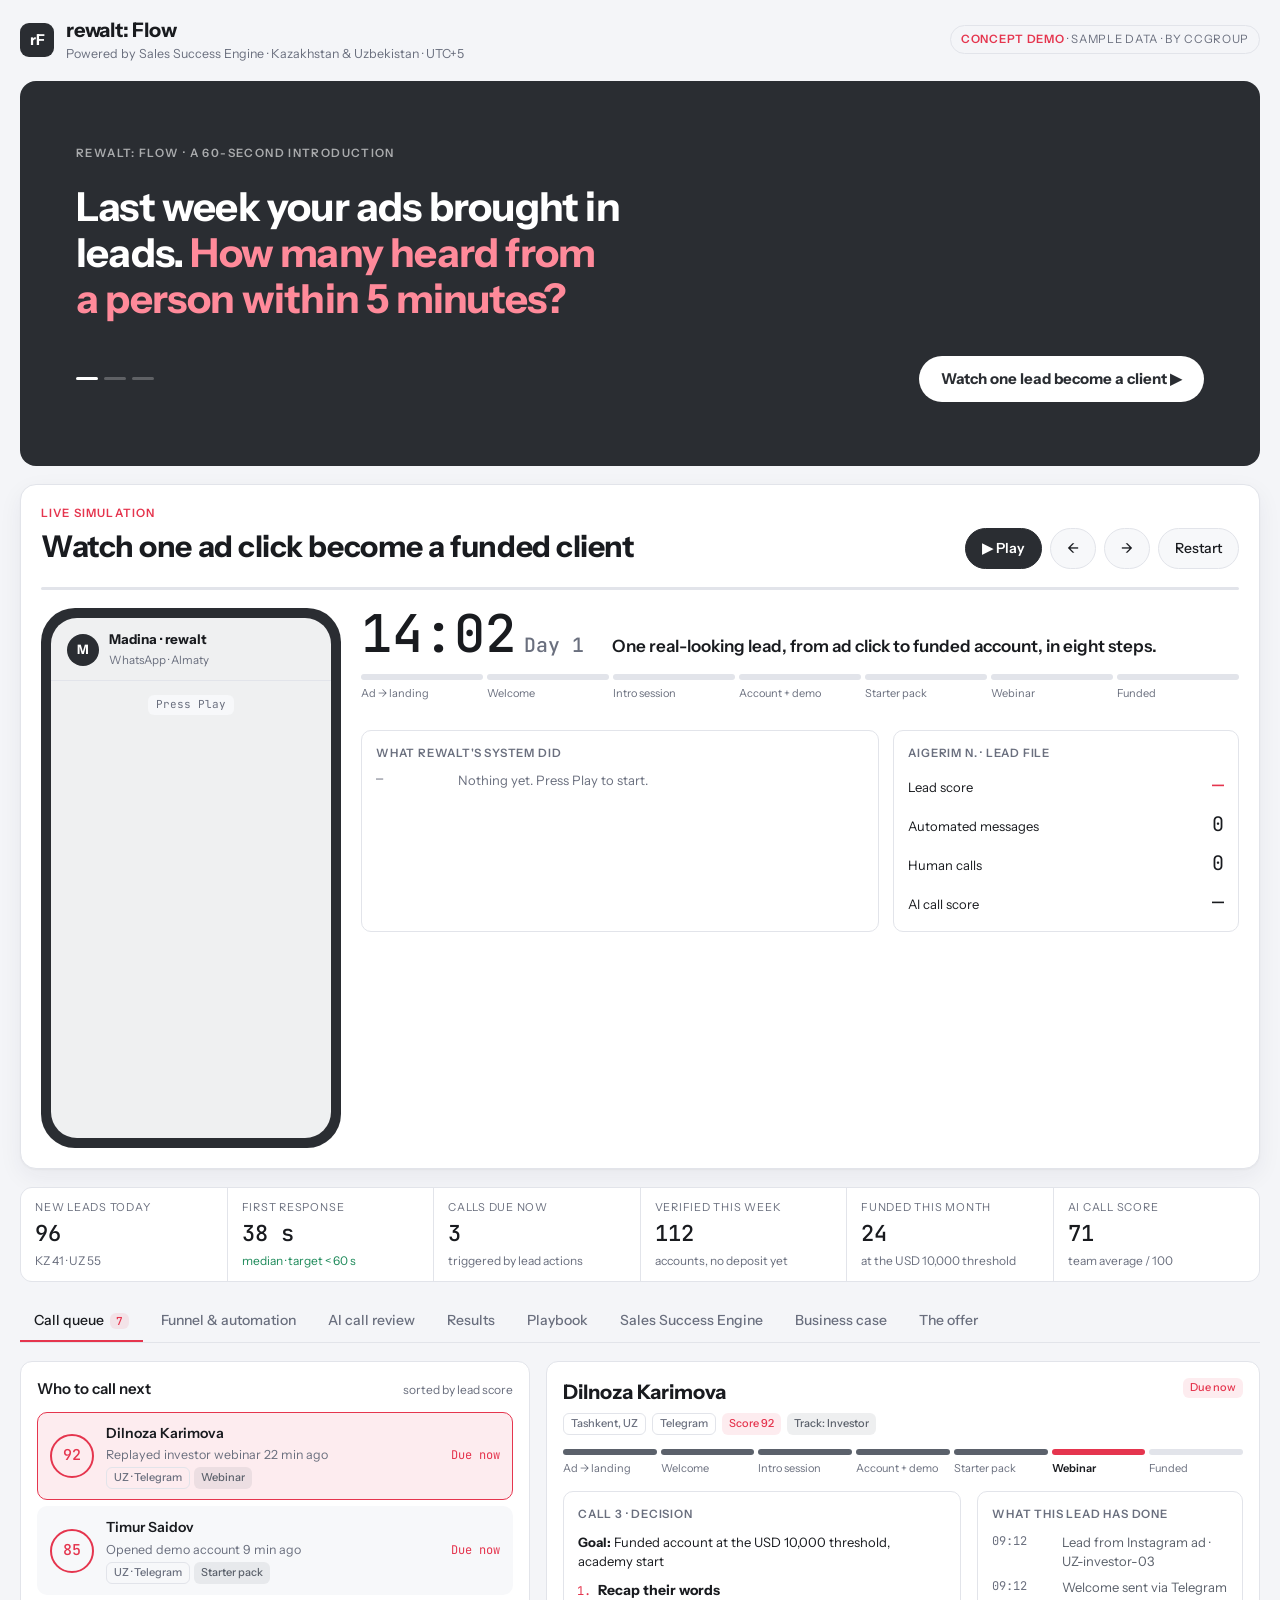
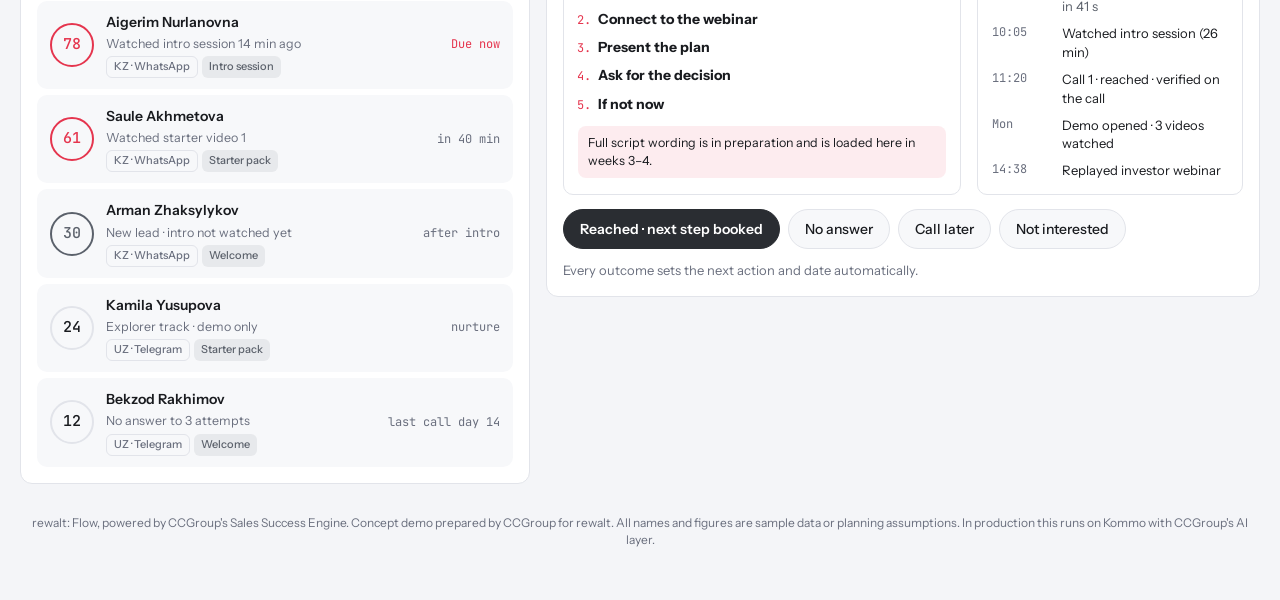
<file: index.html>
<!doctype html>
<html lang="en">
<head>
<meta charset="utf-8">
<meta name="viewport" content="width=device-width, initial-scale=1, viewport-fit=cover">
<meta name="robots" content="noindex, nofollow">
<style>html,body{margin:0}[hidden]{display:none!important}img{max-width:100%}</style>
<title>rewalt: Flow</title>
<meta name="claude:viewport-fit-sides" content="cover">
<link rel="preconnect" href="https://fonts.googleapis.com">
<link rel="stylesheet" href="https://fonts.googleapis.com/css2?family=Instrument+Sans:wght@400;500;600;700&family=JetBrains+Mono:wght@400;500&display=swap">
<style>
/* Layout: operator console in a light version of rewalt's palette (graphite, grey and coral on off-white). Hero = live simulation; tabs below. Single light theme so it looks the same on every presenting screen. */
:root {
  --bg: #F4F5F8; --panel: #FFFFFF; --panel-2: #F7F8FA; --line: #E2E4EA;
  --fg: #191B1F; --muted: #6A6F7E; --gold: #E5354E; --gold-ink: #FFFFFF;
  --blue: #5B616B; --good: #1E8A5A; --warn: #B7770B; --bad: #D23A4F;
  --gold-soft: rgba(229,53,78,.09); --blue-soft: rgba(91,97,107,.10);
  --navy: #2A2D32;
  --phone: #EFF0F1; --bubble: #FFFFFF; --bubble-me: #E6E7E9;
  --f-ui: "Instrument Sans", "Inter", Arial, Helvetica, sans-serif;
  --f-num: "JetBrains Mono", ui-monospace, Menlo, monospace;
  color-scheme: light;
}

* { box-sizing: border-box }
body { background: var(--bg); color: var(--fg); font-family: var(--f-ui); font-size: 14px; line-height: 1.45;
  padding-left: max(16px, env(safe-area-inset-left, 0px)); padding-right: max(16px, env(safe-area-inset-right, 0px)); padding-block: 16px 40px }
.wrap { max-width: 1240px; margin: 0 auto; display: grid; gap: 18px }
.num { font-family: var(--f-num); font-variant-numeric: tabular-nums }
.muted { color: var(--muted) }
h1, h2, h3 { margin: 0; text-wrap: balance }
button, input { font: inherit; color: inherit }
button { cursor: pointer }
button:focus-visible, input:focus-visible, [tabindex]:focus-visible { outline: 2px solid var(--gold); outline-offset: 2px }

.top { display: flex; flex-wrap: wrap; gap: 12px 24px; align-items: center; justify-content: space-between }
.brand { display: flex; align-items: center; gap: 12px }
.mark { width: 34px; height: 34px; border-radius: 9px; background: var(--navy); color: #FFFFFF; display: grid; place-items: center; font-weight: 700; font-size: 15px }
.brand h1 { font-size: 20px; font-weight: 700; letter-spacing: -.01em }
.brand p { margin: 0; font-size: 12.5px; color: var(--muted) }
.demo-tag { font-size: 11.5px; letter-spacing: .06em; text-transform: uppercase; border: 1px solid var(--line); padding: 5px 10px; border-radius: 999px; color: var(--muted) }
.demo-tag b { color: var(--gold); font-weight: 600 }

/* ---------- SIMULATION ---------- */
.sim { background: var(--panel); border: 1px solid var(--line); box-shadow: 0 1px 2px rgba(25,27,31,.04), 0 8px 24px rgba(26,27,76,.06); border-radius: 16px; padding: 20px; display: grid; gap: 18px }
.sim-head { display: flex; flex-wrap: wrap; gap: 12px 20px; justify-content: space-between; align-items: flex-end }
.sim-head .eyebrow { font-size: 11.5px; letter-spacing: .1em; text-transform: uppercase; color: var(--gold); font-weight: 600 }
.sim-head h2 { font-size: clamp(22px, 3vw, 30px); font-weight: 700; letter-spacing: -.015em; margin-top: 4px }
.controls { display: flex; gap: 8px; flex-wrap: wrap }
.btn { border: 1px solid var(--line); background: var(--panel-2); border-radius: 999px; padding: 9px 16px; font-weight: 500 }
.btn:hover { border-color: var(--muted) }
.btn.primary { background: var(--navy); border-color: var(--navy); color: #FFFFFF; font-weight: 600 }
.btn[disabled] { opacity: .4; cursor: default }
.sim-body { display: grid; grid-template-columns: 300px minmax(0,1fr); gap: 20px; align-items: start }
@media (max-width: 860px) { .sim-body { grid-template-columns: 1fr } .phone { margin: 0 auto } }

.phone { width: 100%; max-width: 300px; border-radius: 34px; padding: 10px; background: var(--navy); }
.screen { background: var(--phone); border-radius: 26px; height: 520px; display: grid; grid-template-rows: auto 1fr; overflow: hidden }
.ph-bar { padding: 12px 16px 10px; display: flex; align-items: center; gap: 10px; border-bottom: 1px solid var(--line) }
.ph-av { width: 32px; height: 32px; border-radius: 50%; background: var(--navy); color: #FFFFFF; display: grid; place-items: center; font-weight: 700; font-size: 13px }
.ph-bar b { display: block; font-size: 13.5px }
.ph-bar small { color: var(--muted); font-size: 11.5px }
.ph-feed { overflow-y: auto; padding: 14px 12px; display: flex; flex-direction: column; gap: 10px; scroll-behavior: smooth }
.ph-day { align-self: center; font-size: 11px; color: var(--muted); font-family: var(--f-num); padding: 2px 8px; border-radius: 6px; background: var(--panel-2) }
.bub { max-width: 88%; background: var(--bubble); border-radius: 14px 14px 14px 4px; padding: 9px 11px; font-size: 13px; line-height: 1.4; animation: pop .35s ease-out both }
.bub.me { align-self: flex-end; background: var(--bubble-me); border-radius: 14px 14px 4px 14px }
.bub .meta { display: flex; justify-content: space-between; gap: 8px; font-size: 10.5px; color: var(--muted); margin-top: 4px; font-family: var(--f-num) }
.bub .src { font-size: 10.5px; text-transform: uppercase; letter-spacing: .08em; color: var(--blue); font-weight: 600; margin-bottom: 3px }
.bub.card { border: 1px solid var(--line) }
.bub.call { align-self: center; text-align: center; background: var(--gold-soft); border-radius: 12px; max-width: 100% }
.bub .vid { height: 64px; border-radius: 8px; margin: 4px 0 6px; background: linear-gradient(135deg, var(--blue-soft), var(--gold-soft)); display: grid; place-items: center; font-size: 20px; color: var(--fg) }
.field { display: flex; justify-content: space-between; border-bottom: 1px solid var(--line); padding: 4px 0; font-size: 12px }
@keyframes pop { from { opacity: 0; transform: translateY(8px) scale(.98) } to { opacity: 1; transform: none } }

.con { display: grid; gap: 14px; min-width: 0 }
.clockrow { display: flex; flex-wrap: wrap; gap: 14px 28px; align-items: baseline }
.clock { font-family: var(--f-num); font-size: clamp(34px, 5vw, 52px); line-height: 1; font-weight: 500 }
.clock small { font-size: .38em; color: var(--muted); margin-left: 8px }
.caption { font-size: 17px; font-weight: 600; max-width: 52ch }
.journey { display: grid; grid-template-columns: repeat(7, minmax(0,1fr)); gap: 4px }
.step { display: grid; gap: 6px; font-size: 11px; color: var(--muted); min-width: 0 }
.step .bar { height: 6px; border-radius: 3px; background: var(--line); transition: background .4s }
.step.done .bar { background: var(--blue) }
.step.now .bar { background: var(--gold) }
.step.now { color: var(--fg); font-weight: 600 }
.step span { overflow: hidden; text-overflow: ellipsis; white-space: nowrap }
@media (max-width: 560px) { .step span { display: none } .step.now span { display: block; white-space: normal } }
.alert { display: flex; gap: 12px; align-items: center; border: 1px solid var(--gold); background: var(--gold-soft); border-radius: 10px; padding: 10px 14px; font-weight: 600; animation: pulse 1.6s ease-in-out 2 }
.alert .dot { width: 10px; height: 10px; border-radius: 50%; background: var(--gold); flex: none }
.alert small { display: block; font-weight: 400; color: var(--muted); font-size: 12.5px }
@keyframes pulse { 50% { box-shadow: 0 0 0 6px var(--gold-soft) } }
.con-grid { display: grid; grid-template-columns: minmax(0, 3fr) minmax(0, 2fr); gap: 14px }
@media (max-width: 640px) { .con-grid { grid-template-columns: 1fr } }
.box { border: 1px solid var(--line); border-radius: 10px; padding: 14px; min-width: 0 }
.box h4 { margin: 0 0 10px; font-size: 11.5px; letter-spacing: .07em; text-transform: uppercase; color: var(--muted); font-weight: 600 }
.log { list-style: none; margin: 0; padding: 0; display: grid; gap: 8px; font-size: 13px; max-height: 210px; overflow-y: auto }
.log li { display: grid; grid-template-columns: 74px minmax(0,1fr); gap: 8px; animation: pop .35s ease-out both }
.log time { font-family: var(--f-num); font-size: 12px; color: var(--muted) }
.log .sys { color: var(--blue) }
.log .hum { color: var(--gold) }
.stat { display: grid; gap: 10px }
.stat div { display: flex; justify-content: space-between; align-items: baseline; gap: 8px; font-size: 13px }
.stat .v { font-family: var(--f-num); font-size: 20px }
.stat .v.gold { color: var(--gold) }
.summary { border-radius: 12px; padding: 18px; background: var(--gold-soft); border: 1px solid var(--gold); display: grid; gap: 10px }
.summary h3 { font-size: 22px }
.summary .facts { display: flex; flex-wrap: wrap; gap: 8px 24px }
.summary .facts b { font-family: var(--f-num); font-size: 26px; display: block; color: var(--gold); font-weight: 500 }
.progress { height: 3px; background: var(--line); border-radius: 2px; overflow: hidden }
.progress i { display: block; height: 100%; width: 0; background: var(--gold); transition: width .4s }

/* ---------- KPIs + tabs ---------- */
.kpis { display: grid; grid-template-columns: repeat(6, minmax(0,1fr)); gap: 1px; background: var(--line); border: 1px solid var(--line); border-radius: 12px; overflow: hidden }
.kpi { background: var(--panel); padding: 12px 14px; display: grid; gap: 2px; min-width: 0 }
.kpi .lbl { font-size: 11px; text-transform: uppercase; letter-spacing: .07em; color: var(--muted) }
.kpi .val { font-family: var(--f-num); font-size: 22px; font-weight: 500 }
.kpi .sub { font-size: 12px; color: var(--muted) }
.kpi .sub.good { color: var(--good) }
@media (max-width: 900px) { .kpis { grid-template-columns: repeat(3, minmax(0,1fr)) } }
@media (max-width: 480px) { .kpis { grid-template-columns: repeat(2, minmax(0,1fr)) } }
.tabs { display: flex; gap: 4px; border-bottom: 1px solid var(--line); overflow-x: auto }
.tab { background: none; border: 0; padding: 10px 14px; color: var(--muted); border-bottom: 2px solid transparent; white-space: nowrap; font-weight: 500 }
.tab[aria-selected="true"] { color: var(--fg); border-bottom-color: var(--gold) }
.tab .count { font-family: var(--f-num); font-size: 11px; background: var(--gold-soft); color: var(--gold); padding: 1px 6px; border-radius: 6px; margin-left: 6px }
.panel { background: var(--panel); border: 1px solid var(--line); border-radius: 12px; padding: 16px; min-width: 0 }
.panel h2 { font-size: 15px; font-weight: 600; margin-bottom: 12px; display: flex; justify-content: space-between; gap: 8px; align-items: baseline; flex-wrap: wrap }
.panel h2 small { font-weight: 400; font-size: 12px; color: var(--muted) }

.split { display: grid; grid-template-columns: minmax(0, 5fr) minmax(0, 7fr); gap: 16px; align-items: start }
@media (max-width: 960px) { .split { grid-template-columns: 1fr } }
.queue { display: grid; gap: 6px }
.lead { display: grid; grid-template-columns: 44px minmax(0,1fr) auto; gap: 12px; align-items: center; padding: 10px 12px; border-radius: 10px; border: 1px solid transparent; background: var(--panel-2); text-align: left; width: 100% }
.lead:hover { border-color: var(--line) }
.lead[aria-current="true"] { border-color: var(--gold); background: var(--gold-soft) }
.score { font-family: var(--f-num); font-size: 15px; font-weight: 500; width: 44px; height: 44px; border-radius: 50%; display: grid; place-items: center; border: 2px solid var(--line) }
.score.hot { border-color: var(--gold); color: var(--gold) }
.score.warm { border-color: var(--blue); color: var(--blue) }
.lead .name { font-weight: 600; white-space: nowrap; overflow: hidden; text-overflow: ellipsis }
.lead .why { font-size: 12.5px; color: var(--muted); white-space: nowrap; overflow: hidden; text-overflow: ellipsis }
.due { font-family: var(--f-num); font-size: 12px; text-align: right; white-space: nowrap }
.due.now { color: var(--gold) }
.chip { display: inline-flex; align-items: center; gap: 4px; font-size: 11px; padding: 2px 7px; border-radius: 6px; background: var(--blue-soft); color: var(--blue); font-weight: 500; white-space: nowrap }
.chip.gold { background: var(--gold-soft); color: var(--gold) }
.chip.plain { background: transparent; border: 1px solid var(--line); color: var(--muted) }
.ws-head { display: flex; flex-wrap: wrap; gap: 8px 16px; justify-content: space-between; align-items: flex-start; margin-bottom: 14px }
.ws-head h3 { font-size: 20px; font-weight: 700 }
.ws-head .meta { display: flex; flex-wrap: wrap; gap: 6px; margin-top: 6px }
.ws-grid { display: grid; grid-template-columns: minmax(0, 3fr) minmax(0, 2fr); gap: 16px; margin-top: 14px }
@media (max-width: 640px) { .ws-grid { grid-template-columns: 1fr } }
.script ol { margin: 0; padding-left: 20px; display: grid; gap: 8px }
.script li::marker { color: var(--gold); font-family: var(--f-num); font-size: 12px }
.script .say { display: block; color: var(--muted); font-size: 13px }
.rule { margin-top: 12px; padding: 8px 10px; border-radius: 8px; background: var(--gold-soft); font-size: 12.5px }
.feed { list-style: none; margin: 0; padding: 0; display: grid; gap: 8px; font-size: 13px }
.feed li { display: grid; grid-template-columns: 62px minmax(0,1fr); gap: 8px }
.feed time { font-family: var(--f-num); font-size: 12px; color: var(--muted) }
.feed .sys { color: var(--blue) }
.actions { display: flex; flex-wrap: wrap; gap: 8px; margin-top: 14px }
.next { margin-top: 12px; font-size: 13px }

.ov { display: grid; grid-template-columns: minmax(0, 3fr) minmax(0, 2fr); gap: 16px }
@media (max-width: 900px) { .ov { grid-template-columns: 1fr } }
.funnel { display: grid; gap: 10px }
.frow { display: grid; grid-template-columns: minmax(120px, 210px) minmax(0,1fr) 64px; gap: 12px; align-items: center; font-size: 13px }
.ftrack { height: 22px; background: var(--panel-2); border-radius: 5px; overflow: hidden }
.ffill { display: block; height: 100%; background: var(--blue); opacity: .85; border-radius: 5px }
.frow:last-child .ffill { background: var(--gold); opacity: 1 }
.frow .n { text-align: right }
.frow .drop { grid-column: 2 / 4; font-size: 11.5px; color: var(--muted); margin-top: -6px }
@media (max-width: 520px) { .frow { grid-template-columns: 1fr 56px } .ftrack { grid-column: 1 / 3; grid-row: 2 } .frow .drop { grid-column: 1 / 3 } }
.rules { list-style: none; margin: 0; padding: 0; display: grid; gap: 1px; background: var(--line); border-radius: 10px; overflow: hidden }
.rules li { background: var(--panel); padding: 10px 12px; display: grid; grid-template-columns: minmax(0,1fr) auto; gap: 4px 12px; font-size: 13px }
.rules .then { color: var(--muted); font-size: 12.5px; grid-column: 1 }
.rules .fired { font-family: var(--f-num); font-size: 12px; color: var(--good); grid-row: 1 / 3; grid-column: 2; align-self: center; text-align: right }

.review { display: grid; grid-template-columns: minmax(0, 2fr) minmax(0, 3fr); gap: 16px }
@media (max-width: 860px) { .review { grid-template-columns: 1fr } }
.big { font-family: var(--f-num); font-size: 56px; line-height: 1; color: var(--gold) }
.big small { font-size: 18px; color: var(--muted) }
.crit { display: grid; gap: 10px; margin-top: 4px }
.crit .row { display: grid; grid-template-columns: minmax(0,1fr) 46px; gap: 4px 10px; font-size: 13px }
.crit .mtr { grid-column: 1 / 3; height: 6px; background: var(--panel-2); border-radius: 3px; overflow: hidden }
.crit .mtr i { display: block; height: 100%; background: var(--blue) }
.crit .row.low .mtr i { background: var(--warn) }
.checks { list-style: none; margin: 0; padding: 0; display: grid; gap: 8px; font-size: 13px }
.checks li { display: flex; gap: 8px }
.ok { color: var(--good); font-weight: 700 } .no { color: var(--bad); font-weight: 700 }
.fixes { margin: 0; padding-left: 20px; display: grid; gap: 10px; font-size: 13.5px }
.fixes q { color: var(--muted); display: block; font-size: 13px; margin-top: 2px }
.transcript { font-size: 13px; display: grid; gap: 8px; max-height: 260px; overflow-y: auto; padding-right: 4px }
.transcript p { margin: 0 }
.transcript .who { font-family: var(--f-num); font-size: 11px; color: var(--muted); margin-right: 6px }
.transcript mark { background: var(--gold-soft); color: inherit; border-radius: 3px; padding: 0 2px }

/* business case */
.bc { display: grid; grid-template-columns: minmax(0, 1fr) minmax(0, 1fr); gap: 16px }
@media (max-width: 860px) { .bc { grid-template-columns: 1fr } }
.in { display: grid; gap: 18px }
.in label { display: grid; gap: 6px; font-size: 13px }
.in .lr { display: flex; justify-content: space-between; gap: 8px }
.in output { font-family: var(--f-num); color: var(--gold) }
input[type=range] { width: 100%; accent-color: var(--gold) }
.out { display: grid; gap: 14px; align-content: start }
.out .hero-n { font-family: var(--f-num); font-size: clamp(40px, 6vw, 64px); line-height: 1; color: var(--gold) }
.out .row2 { display: grid; grid-template-columns: repeat(2, minmax(0,1fr)); gap: 12px }
.out .cell { border: 1px solid var(--line); border-radius: 10px; padding: 12px }
.out .cell b { display: block; font-family: var(--f-num); font-size: 22px; font-weight: 500 }
.out .cell span { font-size: 12px; color: var(--muted) }
.fine { font-size: 12px; color: var(--muted) }

/* offer */
.offer { display: grid; grid-template-columns: minmax(0, 3fr) minmax(0, 2fr); gap: 16px }
@media (max-width: 900px) { .offer { grid-template-columns: 1fr } }
.weeks { display: grid; grid-template-columns: repeat(8, minmax(0,1fr)); gap: 6px }
@media (max-width: 640px) { .weeks { grid-template-columns: repeat(4, minmax(0,1fr)) } }
.wk { border: 1px solid var(--line); border-radius: 8px; padding: 10px 8px; display: grid; gap: 4px; min-width: 0 }
.wk b { font-family: var(--f-num); font-size: 11px; color: var(--muted); font-weight: 400 }
.wk span { font-size: 12.5px; font-weight: 600; line-height: 1.25 }
.wk.live { border-color: var(--gold); background: var(--gold-soft) }
.price { font-family: var(--f-num); font-size: 44px; line-height: 1 }
.price small { font-size: 15px; color: var(--muted) }
.bon { list-style: none; margin: 0; padding: 0; display: grid; gap: 8px; font-size: 13px }
.bon li { display: flex; justify-content: space-between; gap: 12px; border-bottom: 1px solid var(--line); padding-bottom: 8px }
.bon .num { color: var(--gold); white-space: nowrap }
.gets { margin: 0; padding-left: 18px; display: grid; gap: 6px; font-size: 13.5px }

/* intro */
.intro { background: var(--navy); color: #fff; border-radius: 16px; padding: clamp(28px, 6vw, 64px) clamp(20px, 5vw, 56px); display: grid; gap: 22px; min-height: 300px; align-content: center }
.intro .ix { font-size: 11.5px; letter-spacing: .12em; text-transform: uppercase; color: rgba(255,255,255,.6); font-weight: 600 }
.frames { position: relative; min-height: 150px }
.frame { position: absolute; inset: 0; opacity: 0; transform: translateY(8px); transition: opacity .6s ease, transform .6s ease; pointer-events: none }
.frame.on { opacity: 1; transform: none; pointer-events: auto }
.frame h2 { font-size: clamp(24px, 3.6vw, 40px); line-height: 1.15; letter-spacing: -.02em; font-weight: 700; max-width: 26ch; margin: 0 }
.frame h2 em { font-style: normal; color: #FF8A9A }
.frame p { margin: 12px 0 0; color: rgba(255,255,255,.75); font-size: 15px; max-width: 56ch }
.intro-foot { display: flex; flex-wrap: wrap; gap: 12px 20px; align-items: center; justify-content: space-between }
.dots { display: flex; gap: 6px }
.dots i { width: 22px; height: 3px; border-radius: 2px; background: rgba(255,255,255,.25) }
.dots i.on { background: #fff }
.intro .go { background: #fff; color: var(--navy); border: 0; border-radius: 999px; padding: 12px 22px; font-weight: 700; font-size: 15px }
.intro .skip { background: none; border: 0; color: rgba(255,255,255,.65); text-decoration: underline; font-size: 13px }
@media (prefers-reduced-motion: reduce) { .frames { min-height: 0; display: grid; gap: 18px } .frame { position: static; opacity: 1; transform: none } }
/* value question */
.valueq { background: var(--panel); border: 1px solid var(--line); border-radius: 12px; padding: 22px; display: grid; grid-template-columns: minmax(0, 3fr) minmax(0, 2fr); gap: 22px; align-items: center; margin-bottom: 16px }
@media (max-width: 860px) { .valueq { grid-template-columns: 1fr } }
.valueq h2 { font-size: clamp(20px, 2.8vw, 28px); letter-spacing: -.015em; margin: 0 0 6px }
.valueq .vv { font-family: var(--f-num); font-size: clamp(30px, 4vw, 44px); color: var(--navy); margin: 10px 0 6px }
.need { border-radius: 12px; background: var(--gold-soft); border: 1px solid var(--gold); padding: 18px; display: grid; gap: 4px }
.need b { font-family: var(--f-num); font-size: clamp(44px, 6vw, 64px); line-height: 1; color: var(--gold) }

/* results */
.res { display: grid; grid-template-columns: minmax(0, 1fr) minmax(0, 1fr); gap: 16px }
@media (max-width: 900px) { .res { grid-template-columns: 1fr } }
.res .wide { grid-column: 1 / -1 }
.tbl-wrap { overflow-x: auto }
.tbl { width: 100%; border-collapse: collapse; font-size: 13px }
.tbl th { text-align: left; font-weight: 500; font-size: 11.5px; letter-spacing: .05em; text-transform: uppercase; color: var(--muted); padding: 0 10px 8px 0; border-bottom: 1px solid var(--line); white-space: nowrap }
.tbl td { padding: 9px 10px 9px 0; border-bottom: 1px solid var(--line); vertical-align: middle }
.tbl tr:last-child td { border-bottom: 0 }
.tbl .r { text-align: right; font-family: var(--f-num); font-variant-numeric: tabular-nums; white-space: nowrap }
.tbl th.r { font-family: var(--f-ui) }
.pill { display: inline-block; font-size: 11px; font-weight: 600; padding: 2px 8px; border-radius: 999px; white-space: nowrap }
.pill.on { color: var(--good); background: color-mix(in srgb, var(--good) 14%, transparent) }
.pill.watch { color: var(--warn); background: color-mix(in srgb, var(--warn) 16%, transparent) }
.pill.off { color: var(--bad); background: color-mix(in srgb, var(--bad) 14%, transparent) }
.chart svg { width: 100%; height: auto; display: block }
.chart text { font-family: var(--f-num); font-size: 11px; fill: var(--muted) }
.chart .lab { fill: var(--fg); font-size: 12px }
.gates { display: grid; grid-template-columns: repeat(8, minmax(0,1fr)); gap: 6px }
@media (max-width: 640px) { .gates { grid-template-columns: repeat(2, minmax(0,1fr)) } }
.gate { border: 1px solid var(--line); border-radius: 8px; padding: 10px 8px; display: grid; gap: 4px; font-size: 12px; min-width: 0 }
.gate b { font-family: var(--f-num); font-size: 11px; font-weight: 400; color: var(--muted); display: flex; justify-content: space-between }
.gate.done { border-color: color-mix(in srgb, var(--good) 50%, var(--line)) }
.gate.done b i { color: var(--good); font-style: normal }
.gate.now { border-color: var(--gold); background: var(--gold-soft) }

/* engine */
.eng-hero { display: grid; grid-template-columns: minmax(0, 3fr) minmax(0, 2fr); gap: 20px; align-items: center }
@media (max-width: 860px) { .eng-hero { grid-template-columns: 1fr } }
.eng-hero h3 { font-size: clamp(20px, 2.6vw, 26px); letter-spacing: -.01em }
.eng-line { display: grid; gap: 6px; font-size: 14px }
.eng-line div { display: grid; grid-template-columns: 110px minmax(0,1fr); gap: 10px; padding: 8px 0; border-bottom: 1px solid var(--line) }
.eng-line div:last-child { border-bottom: 0; color: var(--fg); font-weight: 600 }
.eng-line b { font-weight: 500; color: var(--muted) }
.eng-line div:last-child b { color: var(--gold) }
.brains { display: grid; grid-template-columns: repeat(2, minmax(0,1fr)); gap: 16px }
@media (max-width: 700px) { .brains { grid-template-columns: 1fr } }
.brain h4 { margin: 0 0 4px; font-size: 16px; text-transform: none; letter-spacing: 0; color: var(--fg) }
.brain p { margin: 0 0 10px; font-size: 13px; color: var(--muted) }
.brain ul { margin: 0; padding-left: 18px; display: grid; gap: 5px; font-size: 13.5px }
.eng-three { display: grid; grid-template-columns: repeat(3, minmax(0,1fr)); gap: 16px }
@media (max-width: 900px) { .eng-three { grid-template-columns: 1fr } }
.chatq { align-self: flex-end; max-width: 92%; background: var(--bubble-me); border-radius: 12px 12px 4px 12px; padding: 9px 11px; font-size: 13px }
.chata { max-width: 96%; background: var(--panel-2); border: 1px solid var(--line); border-radius: 12px 12px 12px 4px; padding: 9px 11px; font-size: 13px; display: grid; gap: 6px }
.chata .srcs { display: flex; gap: 6px; flex-wrap: wrap }
.chatbox { display: flex; flex-direction: column; gap: 8px }
.rp { display: grid; gap: 8px; font-size: 13px }
.rp .who { display: flex; gap: 10px; align-items: center }
.rp .who .ph-av { width: 36px; height: 36px }
.mgr { list-style: none; margin: 0; padding: 0; display: grid; gap: 8px; font-size: 13px }
.mgr li { display: grid; grid-template-columns: minmax(0,1fr) auto; gap: 8px; align-items: center }
.bonus-strip { display: flex; flex-wrap: wrap; gap: 10px 20px; align-items: center; justify-content: space-between; border: 1px solid var(--gold); background: var(--gold-soft); border-radius: 12px; padding: 14px 16px }

/* playbook */
.pb { display: grid; grid-template-columns: minmax(0, 2fr) minmax(0, 3fr); gap: 16px; align-items: start }
@media (max-width: 900px) { .pb { grid-template-columns: 1fr } }
.pb-list { display: grid; gap: 16px }
.pb-group h4 { margin: 0 0 8px; font-size: 11.5px; letter-spacing: .07em; text-transform: uppercase; color: var(--muted); font-weight: 600; display: flex; justify-content: space-between }
.pb-items { display: grid; gap: 4px }
.pb-item { display: grid; grid-template-columns: 26px minmax(0,1fr) auto; gap: 8px; align-items: center; text-align: left; width: 100%; padding: 8px 10px; border-radius: 8px; border: 1px solid transparent; background: var(--panel-2); font-size: 13px }
.pb-item .n { font-family: var(--f-num); font-size: 11.5px; color: var(--muted) }
.pb-item .t { white-space: nowrap; overflow: hidden; text-overflow: ellipsis }
.pb-item .tag { font-size: 11px; color: var(--muted); white-space: nowrap }
.pb-item.open .tag { color: var(--gold) }
.pb-item.locked { opacity: .62; cursor: default; background: transparent; border-color: var(--line) }
.pb-item[aria-current="true"] { border-color: var(--gold); background: var(--gold-soft) }
.pb-doc { display: grid; gap: 12px; font-size: 14px }
.pb-doc .kind { font-size: 11.5px; letter-spacing: .08em; text-transform: uppercase; color: var(--gold); font-weight: 600 }
.pb-doc h3 { font-size: 20px }
.pb-doc .when { font-size: 12.5px; color: var(--muted) }
.pb-doc ol { margin: 0; padding-left: 22px; display: grid; gap: 10px }
.pb-doc ol li::marker { color: var(--gold); font-family: var(--f-num); font-size: 12px }
.pb-doc .say { display: block; color: var(--muted); margin-top: 2px }
.mail { border: 1px solid var(--line); border-radius: 10px; overflow: hidden }
.mail .hd { padding: 10px 14px; border-bottom: 1px solid var(--line); background: var(--panel-2); font-size: 13px; display: grid; gap: 2px }
.mail .bd { padding: 14px; display: grid; gap: 10px; font-size: 14px; line-height: 1.55 }
.mail .bd p { margin: 0 }
.mail .ft { padding: 10px 14px; border-top: 1px solid var(--line); font-size: 11px; color: var(--muted) }
.var { font-family: var(--f-num); font-size: .86em; color: var(--blue) }
.lockbox { border: 1px dashed var(--line); border-radius: 10px; padding: 14px; font-size: 13px; color: var(--muted) }
.lockbox b { color: var(--fg) }

.toast { position: fixed; left: 50%; bottom: calc(20px + env(safe-area-inset-bottom, 0px)); transform: translateX(-50%); background: var(--fg); color: var(--bg); padding: 10px 16px; border-radius: 10px; font-size: 13px; font-weight: 500; opacity: 0; transition: opacity .2s; pointer-events: none }
.toast.on { opacity: 1 }
.foot { font-size: 12px; color: var(--muted); text-align: center }
@media (prefers-reduced-motion: reduce) { *, *::before, *::after { animation: none !important; transition: none !important } .ph-feed { scroll-behavior: auto } }
</style>
</head>
<body>


<div class="wrap">
  <header class="top">
    <div class="brand">
      <div class="mark" aria-hidden="true">rF</div>
      <div>
        <h1>rewalt: Flow</h1>
        <p>Powered by Sales Success Engine · Kazakhstan &amp; Uzbekistan · UTC+5</p>
      </div>
    </div>
    <span class="demo-tag"><b>Concept demo</b> · sample data · by CCGroup</span>
  </header>

  <!-- ===== SIMULATION ===== -->
  <section class="intro" id="intro" aria-label="Introduction">
    <div class="ix">rewalt: Flow · a 60-second introduction</div>
    <div class="frames" id="frames">
      <div class="frame on"><h2>Last week your ads brought in leads. <em>How many heard from a person within 5 minutes?</em></h2></div>
      <div class="frame"><h2>Every hour a lead waits, the interest fades.</h2><p>A lead who hears nothing is ad budget spent for nothing. A lead asked for money on the first call is a lead lost.</p></div>
      <div class="frame"><h2>rewalt: Flow. Every lead answered in 60 seconds. <em>Every call triggered by what the lead just did.</em></h2><p>Built on 15 years and 15,000+ sales meetings of experience, delivered through Kommo and an AI layer that keeps the standard high.</p></div>
    </div>
    <div class="intro-foot">
      <div class="dots" id="dots"><i class="on"></i><i></i><i></i></div>
      <div style="display:flex;gap:16px;align-items:center;flex-wrap:wrap">
        <button class="go" id="gointro">Watch one lead become a client ▶</button>
      </div>
    </div>
  </section>

  <section class="sim" aria-labelledby="sim-title">
    <div class="sim-head">
      <div>
        <div class="eyebrow">Live simulation</div>
        <h2 id="sim-title">Watch one ad click become a funded client</h2>
      </div>
      <div class="controls">
        <button class="btn primary" id="play">▶ Play</button>
        <button class="btn" id="back" aria-label="Previous step">←</button>
        <button class="btn" id="fwd" aria-label="Next step">→</button>
        <button class="btn" id="restart">Restart</button>
      </div>
    </div>
    <div class="progress" aria-hidden="true"><i id="prog"></i></div>
    <div class="sim-body">
      <div class="phone" aria-label="The lead's phone">
        <div class="screen">
          <div class="ph-bar"><div class="ph-av">M</div><div><b>Madina · rewalt</b><small>WhatsApp · Almaty</small></div></div>
          <div class="ph-feed" id="phfeed" aria-live="polite"></div>
        </div>
      </div>
      <div class="con">
        <div class="clockrow">
          <div class="clock" id="clock">14:02<small id="day">Day 1</small></div>
          <div class="caption" id="caption"></div>
        </div>
        <div class="journey" id="sjourney"></div>
        <div id="salert"></div>
        <div class="con-grid">
          <div class="box"><h4>What rewalt's system did</h4><ul class="log" id="slog"></ul></div>
          <div class="box"><h4>Aigerim N. · lead file</h4>
            <div class="stat">
              <div><span>Lead score</span><span class="v gold" id="s-score">10</span></div>
              <div><span>Automated messages</span><span class="v" id="s-msgs">0</span></div>
              <div><span>Human calls</span><span class="v" id="s-calls">0</span></div>
              <div><span>AI call score</span><span class="v" id="s-ai">—</span></div>
            </div>
          </div>
        </div>
        <div id="ssummary"></div>
      </div>
    </div>
  </section>

  <section class="kpis" aria-label="Today at a glance">
    <div class="kpi"><span class="lbl">New leads today</span><span class="val">96</span><span class="sub">KZ 41 · UZ 55</span></div>
    <div class="kpi"><span class="lbl">First response</span><span class="val">38 s</span><span class="sub good">median · target &lt; 60 s</span></div>
    <div class="kpi"><span class="lbl">Calls due now</span><span class="val" id="k-due">4</span><span class="sub">triggered by lead actions</span></div>
    <div class="kpi"><span class="lbl">Verified this week</span><span class="val">112</span><span class="sub">accounts, no deposit yet</span></div>
    <div class="kpi"><span class="lbl">Funded this month</span><span class="val" id="k-funded">24</span><span class="sub">at the USD 10,000 threshold</span></div>
    <div class="kpi"><span class="lbl">AI call score</span><span class="val">71</span><span class="sub">team average / 100</span></div>
  </section>

  <nav class="tabs" role="tablist" aria-label="Views">
    <button class="tab" role="tab" id="t-queue" aria-selected="true" aria-controls="v-queue">Call queue<span class="count">7</span></button>
    <button class="tab" role="tab" id="t-funnel" aria-selected="false" aria-controls="v-funnel">Funnel &amp; automation</button>
    <button class="tab" role="tab" id="t-ai" aria-selected="false" aria-controls="v-ai">AI call review</button>
    <button class="tab" role="tab" id="t-res" aria-selected="false" aria-controls="v-res">Results</button>
    <button class="tab" role="tab" id="t-play" aria-selected="false" aria-controls="v-play">Playbook</button>
    <button class="tab" role="tab" id="t-eng" aria-selected="false" aria-controls="v-eng">Sales Success Engine</button>
    <button class="tab" role="tab" id="t-case" aria-selected="false" aria-controls="v-case">Business case</button>
    <button class="tab" role="tab" id="t-offer" aria-selected="false" aria-controls="v-offer">The offer</button>
  </nav>

  <section id="v-queue" role="tabpanel" aria-labelledby="t-queue">
    <div class="split">
      <div class="panel"><h2>Who to call next <small>sorted by lead score</small></h2><div class="queue" id="queue"></div></div>
      <div class="panel" id="ws" aria-live="polite"></div>
    </div>
  </section>

  <section id="v-funnel" role="tabpanel" aria-labelledby="t-funnel" hidden>
    <div class="ov">
      <div class="panel">
        <h2>Lead to funded account <small>planning model · per 2,000 leads a month</small></h2>
        <div class="funnel" id="funnel"></div>
        <p class="fine" style="margin:14px 0 0">Replaced with live data from week 5. Each bar is the share of all leads that reach the stage.</p>
      </div>
      <div class="panel">
        <h2>Automation rules <small>fired today</small></h2>
        <ul class="rules">
          <li><span>Lead submits the landing form</span><span class="then">Welcome via SMS + WhatsApp (KZ) / Telegram (UZ) + email</span><span class="fired">96</span></li>
          <li><span>Intro session watched</span><span class="then">Call 1 alert to the assigned caller</span><span class="fired">38</span></li>
          <li><span>Account verified</span><span class="then">Starter pack: 7 videos + profile form</span><span class="fired">21</span></li>
          <li><span>First video or demo opened</span><span class="then">Call 2 alert</span><span class="fired">17</span></li>
          <li><span>Webinar attended or replayed</span><span class="then">Call 3 task within 24 h</span><span class="fired">6</span></li>
          <li><span>No progress for 7 days</span><span class="then">Follow-up email; last-chance call at day 14</span><span class="fired">29</span></li>
          <li><span>Lead untouched for 15 min</span><span class="then">Alert to team lead</span><span class="fired">0</span></li>
        </ul>
      </div>
    </div>
  </section>

  <section id="v-ai" role="tabpanel" aria-labelledby="t-ai" hidden>
    <div class="review">
      <div class="panel">
        <h2>Call 1 · Welcome <small>Caller: Madina · 9 min 42 s</small></h2>
        <div class="big num">74<small> / 100</small></div>
        <p class="fine" style="margin:6px 0 14px">Lead: Aigerim N. · Almaty · scored automatically 3 minutes after the call ended</p>
        <div class="crit">
          <div class="row"><span>Permission opening</span><span class="num">9/10</span><span class="mtr"><i style="width:90%"></i></span></div>
          <div class="row low"><span>Discovery: real motive found</span><span class="num">5/10</span><span class="mtr"><i style="width:50%"></i></span></div>
          <div class="row"><span>Trust answer with facts</span><span class="num">8/10</span><span class="mtr"><i style="width:80%"></i></span></div>
          <div class="row"><span>Guided registration on the call</span><span class="num">8/10</span><span class="mtr"><i style="width:80%"></i></span></div>
          <div class="row low"><span>Next step with day and time</span><span class="num">6/10</span><span class="mtr"><i style="width:60%"></i></span></div>
        </div>
      </div>
      <div class="panel" style="display:grid;gap:16px">
        <div class="box"><h4>Compliance checks</h4>
          <ul class="checks">
            <li><span class="ok">✓</span><span>Recording notice given at the start</span></li>
            <li><span class="ok">✓</span><span>Risk line said before the demo was opened</span></li>
            <li><span class="ok">✓</span><span>No promise or figure of profit</span></li>
            <li><span class="no">!</span><span>Licence number not stated when the lead asked "is this safe?"</span></li>
          </ul>
        </div>
        <div class="box"><h4>3 fixes for the next call</h4>
          <ol class="fixes">
            <li>Ask the motive question before explaining the demo.<q>"What made you click on our ad — what are you hoping this could change for you?"</q></li>
            <li>Answer "is it safe" with the licence and segregated funds, not with reassurance.<q>"We are licensed by the Seychelles FSA, licence SD044, and client money is kept separately."</q></li>
            <li>Close on a day and time, not "I'll call you later".<q>"I'll call you Thursday at 19:00 to see how the demo feels. Does that work?"</q></li>
          </ol>
        </div>
        <div class="box"><h4>Transcript excerpt <span class="muted" style="text-transform:none;letter-spacing:0;font-weight:400">· translated from Russian</span></h4>
          <div class="transcript">
            <p><span class="who">CALLER</span>Hello Aigerim, this is Madina from rewalt. You watched our introduction about an hour ago — do you have five minutes?</p>
            <p><span class="who">LEAD</span>Yes, but honestly I'm not sure. How do I know this is safe?</p>
            <p><span class="who">CALLER</span><mark>Don't worry, we're a serious company, many people trust us.</mark></p>
            <p><span class="who">LEAD</span>Okay… what do I need to do?</p>
            <p><span class="who">CALLER</span>We open your account and a demo with virtual money, no deposit. One honest thing: trading CFDs uses leverage, and you can lose money — that's why we start on the demo.</p>
            <p><span class="who">CALLER</span><mark>Great, I'll call you later then.</mark></p>
          </div>
        </div>
      </div>
    </div>
  </section>

  <section id="v-res" role="tabpanel" aria-labelledby="t-res" hidden>
    <div class="res">
      <div class="panel wide">
        <h2>Launch progress <small>weekly gates · sample at week 12 · all passed</small></h2>
        <div class="gates" id="gates"></div>
      </div>
      <div class="panel">
        <h2>Operating KPIs <small>this week vs target</small></h2>
        <div class="tbl-wrap"><table class="tbl" id="kpitbl"></table></div>
      </div>
      <div class="panel chart">
        <h2>Funded accounts per week <small>sample · target 5 a week</small></h2>
        <div id="fchart"></div>
      </div>
      <div class="panel">
        <h2>By market and campaign <small>last 4 weeks · sample</small></h2>
        <div class="tbl-wrap"><table class="tbl" id="camptbl"></table></div>
        <p class="fine" style="margin:10px 0 0">Verified and funded events go back to the ad platforms, so budget moves to the campaigns that fund, not the ones that click.</p>
      </div>
      <div class="panel">
        <h2>Callers <small>this week · sample</small></h2>
        <div class="tbl-wrap"><table class="tbl" id="calltbl"></table></div>
        <p class="fine" style="margin:10px 0 0">Below 70 on the AI score means extra role-play practice the next morning, not a warning.</p>
      </div>
    </div>
  </section>

  <section id="v-play" role="tabpanel" aria-labelledby="t-play" hidden>
    <div class="pb">
      <div class="panel">
        <h2>The playbook <small>in preparation · weeks 2–4</small></h2>
        <div class="pb-list" id="pblist"></div>
      </div>
      <div class="panel pb-doc" id="pbdoc" aria-live="polite"></div>
    </div>
  </section>

  <section id="v-eng" role="tabpanel" aria-labelledby="t-eng" hidden>
    <div style="display:grid;gap:16px">
      <div class="panel eng-hero">
        <div style="display:grid;gap:10px">
          <div class="kind" style="font-size:11.5px;letter-spacing:.08em;text-transform:uppercase;color:var(--gold);font-weight:600">CCGroup · Sales Success Engine</div>
          <h3>Everything a rewalt caller needs, in one place, built on rewalt's own products and playbook</h3>
          <p class="muted" style="margin:0;max-width:60ch">The AI layer that sits on top of Kommo. Callers use it on every call and every morning; managers use it to see who needs what, and to assign it.</p>
        </div>
        <div class="eng-line">
          <div><b>The CRM</b><span>records what happened</span></div>
          <div><b>Training</b><span>teaches what should happen</span></div>
          <div><b>The Engine</b><span>shows what should happen next</span></div>
        </div>
      </div>
      <div class="brains">
        <div class="panel brain">
          <h4>Product Brain · what rewalt sells</h4>
          <p>Loaded from rewalt's own material and approved by compliance.</p>
          <ul>
            <li>Account types, minimums and the free $10,000 demo</li>
            <li>Copy trading and its risk controls</li>
            <li>Platforms: MetaTrader 5, web portal, mobile apps</li>
            <li>Licence, client-fund protection, deposits and withdrawals</li>
            <li>Approved risk wording and the never-say list</li>
          </ul>
        </div>
        <div class="panel brain">
          <h4>Sales Brain · how rewalt sells</h4>
          <p>The journey and playbook from this project, kept up to date.</p>
          <ul>
            <li>The 7-stage journey and the 3 triggered calls</li>
            <li>12 call scripts and the objection bank</li>
            <li>The four tracks: investor, self-trader, partner, explorer</li>
            <li>Scoring rules used for every recorded call</li>
            <li>What the best callers say that the others don't</li>
          </ul>
        </div>
      </div>
      <div class="eng-three">
        <div class="panel">
          <h2>Ask anything <small>during a call</small></h2>
          <div class="chatbox">
            <div class="chatq">Lead asks how fast he can withdraw. What do I say?</div>
            <div class="chata"><span>Average withdrawal approval is about 3 minutes, with same-day withdrawals available. Then return to the next step: opening the demo.</span>
              <span class="srcs"><span class="chip">Product Brain</span><span class="chip plain">compliance-approved</span></span></div>
          </div>
          <p class="fine" style="margin:10px 0 0">Answers only from approved material. If it isn't there, it says so.</p>
        </div>
        <div class="panel">
          <h2>Practise daily <small>AI role-play</small></h2>
          <div class="rp">
            <div class="who"><div class="ph-av">R</div><div><b>Rustam, 42, Tashkent</b><br><span class="muted">Sceptic · lost money with another broker</span></div></div>
            <div class="stat">
              <div><span>Score this morning</span><span class="v gold">78</span></div>
              <div><span>Weakest skill</span><span>Trust answer</span></div>
              <div><span>Practice streak</span><span class="num">9 days</span></div>
            </div>
          </div>
          <p class="fine" style="margin:10px 0 0">Profiles in Russian, Kazakh and Uzbek. 20 minutes before the first call.</p>
        </div>
        <div class="panel">
          <h2>Manage the team <small>team lead view</small></h2>
          <ul class="mgr">
            <li><span>Jasur · role-play "Is it a scam?" ×3</span><span class="chip gold">assigned</span></li>
            <li><span>Aliya · module 6: the Decision call</span><span class="chip">in progress</span></li>
            <li><span>Madina · certified for Call 3</span><span class="chip plain">done</span></li>
            <li><span>New hire · product test</span><span class="chip">due Fri</span></li>
          </ul>
          <p class="fine" style="margin:10px 0 0">Delegate tasks, assign trainings and role-plays, track progress.</p>
        </div>
      </div>
      <div class="bonus-strip">
        <span><b>Included as a launch bonus</b> when the package is signed by 30 Oct 2026 · value €3,500 · installed on rewalt's systems</span>
        <button class="btn primary" data-go="offer">See the offer</button>
      </div>
    </div>
  </section>

  <section id="v-case" role="tabpanel" aria-labelledby="t-case" hidden>
    <div class="valueq">
      <div>
        <div class="fine" style="text-transform:uppercase;letter-spacing:.08em;font-weight:600;color:var(--gold)">One question first</div>
        <h2>What is one funded client worth to rewalt?</h2>
        <p class="muted" style="margin:0">Net revenue from one client in the first year. Not the deposit — what rewalt earns from it.</p>
        <div class="vv" id="o-rev"></div>
        <label for="r-rev" class="fine" style="display:block">Move to your number<input type="range" id="r-rev" min="200" max="10000" step="100" value="2000" style="margin-top:6px"></label>
      </div>
      <div class="need">
        <span class="fine">The €8,000 project pays for itself after</span>
        <b id="c-need"></b>
        <span class="fine">extra funded clients. Every client after that is profit.</span>
      </div>
    </div>
    <div class="bc">
      <div class="panel">
        <h2>Your numbers <small>move the sliders</small></h2>
        <div class="in">
          <label for="r-leads"><span class="lr"><span>Leads per month</span><output id="o-leads"></output></span><input type="range" id="r-leads" min="500" max="10000" step="250" value="2000"></label>
          <label for="r-base"><span class="lr"><span>Lead → funded today (no system)</span><output id="o-base"></output></span><input type="range" id="r-base" min="0.1" max="2" step="0.1" value="0.5"></label>
          <label for="r-sys"><span class="lr"><span>Lead → funded with the system</span><output id="o-sys"></output></span><input type="range" id="r-sys" min="0.2" max="3" step="0.1" value="1"></label>
        </div>
        <p class="fine" style="margin:16px 0 0">Defaults are the planning assumptions from the proposal; replace them with rewalt's own numbers.</p>
      </div>
      <div class="panel out">
        <h2>What the system adds <small>per month</small></h2>
        <div><div class="hero-n" id="c-extra"></div><div class="muted">extra funded clients every month, from the same ad budget</div></div>
        <div class="row2">
          <div class="cell"><b id="c-rev"></b><span>extra net revenue per month</span></div>
          <div class="cell"><b id="c-year"></b><span>extra net revenue in 12 months</span></div>
          <div class="cell"><b id="c-pay"></b><span>to repay the €8,000 package</span></div>
          <div class="cell"><b id="c-roi"></b><span>return on the package in year 1</span></div>
        </div>
      </div>
    </div>
  </section>

  <section id="v-offer" role="tabpanel" aria-labelledby="t-offer" hidden>
    <div class="offer">
      <div class="panel">
        <h2>rewalt: Flow, live in 8 weeks <small>2 hours per working day</small></h2>
        <div class="weeks">
          <div class="wk"><b>W1</b><span>Design and KPI map</span></div>
          <div class="wk"><b>W2</b><span>Kommo and content scripts</span></div>
          <div class="wk"><b>W3</b><span>Automation and call scripts</span></div>
          <div class="wk"><b>W4</b><span>Webinars and AI tools</span></div>
          <div class="wk live"><b>W5</b><span>Online Bootcamp, then first real leads</span></div>
          <div class="wk"><b>W6</b><span>Live-call coaching</span></div>
          <div class="wk"><b>W7</b><span>Certification and KPIs</span></div>
          <div class="wk"><b>W8</b><span>Hand-over to the team</span></div>
        </div>
        <h2 style="margin-top:20px">What rewalt gets</h2>
        <ul class="gets">
          <li>The 7-stage journey with 3 triggered calls, mapped and running</li>
          <li>Kommo set up: pipeline, call queue, WhatsApp, Telegram, SMS, recorded calls</li>
          <li>Up to 20 automated messages in Russian, Kazakh and Uzbek</li>
          <li>12 call scripts and an objection bank, approved by compliance</li>
          <li>A full-day Launch Online Bootcamp: every caller trained on the scripts before the first real call</li>
          <li>Certified callers and a team lead who can run it without us</li>
          <li>AI scoring of every call and an AI practice partner for the team</li>
        </ul>
      </div>
      <div class="panel" style="display:grid;gap:16px;align-content:start">
        <div>
          <div style="font-size:18px;font-weight:700;letter-spacing:-.01em">rewalt: Flow</div>
          <div class="fine">8-week launch package · powered by Sales Success Engine</div>
          <div class="price">€8,000<small> + VAT</small></div>
        </div>
        <div class="bonus-strip" style="display:grid;gap:4px;justify-content:stretch">
          <span style="font-size:11.5px;letter-spacing:.07em;text-transform:uppercase;color:var(--gold);font-weight:600">Included · week 5</span>
          <b style="font-size:16px">Launch Online Bootcamp with Edgars Untals</b>
          <span style="font-size:13px">One full day of live training before the first real call: every script, the objection bank and live role-play. Ends with a launch certification. No certification, no calls.</span>
          <span class="fine">Online as standard · on site in Almaty or Tashkent as an option</span>
        </div>
        <div>
          <h4 style="margin:0 0 8px;font-size:11.5px;letter-spacing:.07em;text-transform:uppercase;color:var(--muted)">All costs</h4>
          <ul class="bon">
            <li><span>Design, CEO reporting, KPI reviews · 14 h</span><span class="num" style="color:var(--fg)">€1,400</span></li>
            <li><span>Kommo set-up, automation, AI tools · 27 h</span><span class="num" style="color:var(--fg)">€2,700</span></li>
            <li><span>Call scripts and message copy · 19 h</span><span class="num" style="color:var(--fg)">€1,900</span></li>
            <li><span>Online Bootcamp, coaching, certification · 20 h</span><span class="num" style="color:var(--fg)">€2,000</span></li>
            <li style="font-weight:600"><span>rewalt: Flow · 8-week package · 80 h</span><span class="num" style="color:var(--fg)">€8,000</span></li>
          </ul>
          <ul class="bon" style="margin-top:12px">
            <li><span>Optional: Bootcamp on site, Almaty or Tashkent</span><span class="num" style="color:var(--muted)">+€1,200 + travel</span></li>
            <li><span>Optional after week 8: Core / Growth support</span><span class="num" style="color:var(--muted)">€2,000 / €4,000 a month</span></li>
            <li><span>Kommo licences, 5 users · paid by rewalt</span><span class="num" style="color:var(--muted)">≈ $175 a month</span></li>
            <li><span>Messaging, SMS, calls, AI usage · paid by rewalt</span><span class="num" style="color:var(--muted)">by volume</span></li>
          </ul>
          <p class="fine" style="margin:8px 0 0">All CCGroup prices + VAT. Kommo: Advanced plan, 6-month minimum term. Provider costs estimated in week 1.</p>
        </div>
        <div>
          <h4 style="margin:0 0 8px;font-size:11.5px;letter-spacing:.07em;text-transform:uppercase;color:var(--muted)">Launch bonuses · signed by 30 Oct 2026</h4>
          <ul class="bon">
            <li><span>Sales Success Engine for the call team</span><span class="num">€3,500</span></li>
            <li><span>AI caller hiring kit</span><span class="num">€400</span></li>
            <li><span>Month-3 support, up to 5 hours</span><span class="num">€500</span></li>
          </ul>
          <p class="fine" style="margin:10px 0 0">Total value €12,400.</p>
        </div>
        <div class="box">
          <h4>Contact</h4>
          <div style="font-size:13.5px;display:grid;gap:2px"><b>Edgars Untals · CCGroup</b><span class="muted">edgars@ccgroup.lv · +371 27722408 · www.ccgroup.lv</span></div>
        </div>
      </div>
    </div>
  </section>

  <p class="foot">rewalt: Flow, powered by CCGroup's Sales Success Engine. Concept demo prepared by CCGroup for rewalt. All names and figures are sample data or planning assumptions. In production this runs on Kommo with CCGroup's AI layer.</p>
</div>
<div class="toast" id="toast" role="status"></div>

<script>
const $ = s => document.querySelector(s);
const esc = s => String(s).replace(/[&<>"]/g, m => ({ "&":"&amp;","<":"&lt;",">":"&gt;",'"':"&quot;" })[m]);
const STAGES = ["Ad → landing", "Welcome", "Intro session", "Account + demo", "Starter pack", "Webinar", "Funded"];

/* ================= SIMULATION ================= */
const SIM = [
  { clock: "14:02", day: "Day 1", stage: 0, score: 10, caption: "Aigerim taps a Facebook ad and leaves her name and number.",
    phone: [{ t: "day", text: "Day 1 · 14:02" }, { t: "form" }],
    log: [["14:02:00", "Lead created · Facebook · KZ-safety-02 · caller Madina assigned", "sys"]] },
  { clock: "14:02:38", day: "Day 1", stage: 1, score: 15, msgs: 2, caption: "38 seconds later she has a personal welcome and the intro link.",
    phone: [{ t: "msg", src: "WhatsApp", text: "Hello Aigerim, this is Madina from rewalt. Your 25-minute introduction is here: rewalt.co/intro. I'll call after you've watched it.", time: "14:02" },
            { t: "email", subj: "Your introduction to rewalt is ready", time: "14:02" }],
    log: [["14:02:38", "Welcome sent · WhatsApp + email · 38 s", "sys"]] },
  { clock: "14:46", day: "Day 1", stage: 2, score: 40, caption: "She watches the introduction. The system tells Madina to call now.",
    phone: [{ t: "video", title: "Introduction to rewalt", note: "Watched · 24 of 25 min", time: "14:46" }],
    log: [["14:46", "Intro watched · score 15 → 40", "sys"], ["14:46", "Call 1 alert sent to Madina", "sys"]],
    alert: ["Call now · Aigerim N.", "Watched the full introduction 1 minute ago · script: Call 1 · Welcome"] },
  { clock: "14:49", day: "Day 1", stage: 3, score: 60, calls: 1, ai: 74, caption: "Madina calls. They open and verify the account together, no deposit.",
    phone: [{ t: "call", text: "Call with Madina · 9:42" }, { t: "msg", src: "WhatsApp", text: "Verified, Aigerim. Your $10,000 demo account and 7 starter videos are ready. Start with video 1 — 10 minutes.", time: "14:59" }],
    log: [["14:49", "Call 1 · recorded · account opened and verified", "hum"], ["14:59", "Starter pack sent · demo account active", "sys"], ["15:02", "AI call score 74/100 · 3 fixes sent to Madina", "sys"]],
    msgs: 1 },
  { clock: "20:15", day: "Day 2", stage: 4, score: 72, caption: "Next evening she opens video 1 and tries the demo with virtual money.",
    phone: [{ t: "day", text: "Day 2 · 20:15" }, { t: "video", title: "1 · How the platform works", note: "Watched · demo opened", time: "20:15" }],
    log: [["Day 2 20:15", "Video 1 + demo opened · score 60 → 72", "sys"], ["Day 2 20:15", "Call 2 queued for 11:00 tomorrow (after working hours)", "sys"]] },
  { clock: "11:00", day: "Day 3", stage: 5, score: 80, calls: 1, msgs: 1, caption: "Call 2: three questions place her on the Investor track. Webinar booked.",
    phone: [{ t: "day", text: "Day 3 · 11:00" }, { t: "call", text: "Call with Madina · 7:18" }, { t: "msg", src: "WhatsApp", text: "Confirmed: Copy trading session, Thursday 19:00. I'll send the link the day before.", time: "11:09" }],
    log: [["Day 3 11:00", "Call 2 · profile done · Track A · Investor", "hum"], ["Day 3 11:09", "Investor webinar booked · reminders scheduled", "sys"]] },
  { clock: "19:00", day: "Day 5", stage: 5, score: 88, msgs: 2, caption: "Reminders bring her to the live investor webinar.",
    phone: [{ t: "day", text: "Day 5" }, { t: "msg", src: "WhatsApp", text: "Starting in 1 hour: your copy trading session.", time: "18:00" }, { t: "video", title: "Live · Copy trading session", note: "Attended · 52 min", time: "19:00" }],
    log: [["Day 4 19:00", "Reminder −24 h sent", "sys"], ["Day 5 18:00", "Reminder −1 h sent", "sys"], ["Day 5 19:52", "Attended · Call 3 task for tomorrow", "sys"]] },
  { clock: "12:30", day: "Day 6", stage: 6, score: 95, calls: 1, msgs: 1, funded: true, caption: "Call 3: a plan in her own words. She funds the account and books mentoring.",
    phone: [{ t: "day", text: "Day 6 · 12:30" }, { t: "call", text: "Call with Madina · 14:05" }, { t: "email", subj: "Welcome. Your first mentoring session", time: "12:51" }],
    log: [["Day 6 12:30", "Call 3 · plan agreed", "hum"], ["Day 6 12:48", "Funded at the USD 10,000 threshold", "hum"], ["Day 6 12:51", "Mentoring session booked · welcome email sent", "sys"]] }
];
let simStep = -1, timer = null;
const simTotals = () => {
  let m = 0, c = 0;
  for (let i = 0; i <= simStep; i++) { m += SIM[i].msgs || 0; c += SIM[i].calls || 0; }
  return { m, c };
};
function phoneItem(it) {
  if (it.t === "day") return `<div class="ph-day">${esc(it.text)}</div>`;
  if (it.t === "form") return `<div class="bub me card"><div class="src">Facebook ad · form</div><div class="field"><span>Name</span><b>Aigerim</b></div><div class="field"><span>Phone</span><b>+7 7•• ••• 41 08</b></div><div class="field" style="border:0"><span>Language</span><b>Русский</b></div><div class="meta"><span>Submitted</span><span>14:02</span></div></div>`;
  if (it.t === "msg") return `<div class="bub"><div class="src">${esc(it.src)}</div>${esc(it.text)}<div class="meta"><span>Madina</span><span>${esc(it.time)}</span></div></div>`;
  if (it.t === "email") return `<div class="bub card"><div class="src">Email</div><b>${esc(it.subj)}</b><div class="meta"><span>rewalt</span><span>${esc(it.time)}</span></div></div>`;
  if (it.t === "video") return `<div class="bub card"><div class="vid" aria-hidden="true">▶</div><b>${esc(it.title)}</b><div class="meta"><span>${esc(it.note)}</span><span>${esc(it.time)}</span></div></div>`;
  if (it.t === "call") return `<div class="bub call">📞 ${esc(it.text)}</div>`;
  return "";
}
function renderSim() {
  const feed = $("#phfeed"), log = $("#slog");
  if (simStep < 0) {
    feed.innerHTML = `<div class="ph-day">Press Play</div>`;
    log.innerHTML = `<li><time>—</time><span class="muted">Nothing yet. Press Play to start.</span></li>`;
    $("#clock").firstChild.nodeValue = "14:02"; $("#day").textContent = "Day 1";
    $("#caption").textContent = "One real-looking lead, from ad click to funded account, in eight steps.";
    $("#sjourney").innerHTML = STAGES.map(n => `<div class="step"><div class="bar"></div><span>${esc(n)}</span></div>`).join("");
    $("#salert").innerHTML = ""; $("#ssummary").innerHTML = "";
    $("#s-score").textContent = "—"; $("#s-msgs").textContent = "0"; $("#s-calls").textContent = "0"; $("#s-ai").textContent = "—";
    $("#prog").style.width = "0%"; $("#k-funded").textContent = "24";
    return;
  }
  const s = SIM[simStep];
  let ph = "", lg = [];
  for (let i = 0; i <= simStep; i++) { SIM[i].phone.forEach(p => ph += phoneItem(p)); SIM[i].log.forEach(l => lg.push(l)); }
  feed.innerHTML = ph; feed.scrollTop = feed.scrollHeight;
  log.innerHTML = lg.reverse().map(([t, x, k]) => `<li><time>${esc(t)}</time><span class="${k}">${esc(x)}</span></li>`).join("");
  $("#clock").firstChild.nodeValue = s.clock; $("#day").textContent = s.day;
  $("#caption").textContent = s.caption;
  $("#sjourney").innerHTML = STAGES.map((n, i) => `<div class="step ${i < s.stage ? "done" : i === s.stage ? "now" : ""}"><div class="bar"></div><span>${esc(n)}</span></div>`).join("");
  $("#salert").innerHTML = s.alert ? `<div class="alert"><span class="dot"></span><span>${esc(s.alert[0])}<small>${esc(s.alert[1])}</small></span></div>` : "";
  const tot = simTotals();
  $("#s-score").textContent = s.score; $("#s-msgs").textContent = tot.m; $("#s-calls").textContent = tot.c;
  let ai = "—"; for (let i = 0; i <= simStep; i++) if (SIM[i].ai) ai = SIM[i].ai + "/100"; $("#s-ai").textContent = ai;
  $("#prog").style.width = ((simStep + 1) / SIM.length * 100) + "%";
  const done = simStep === SIM.length - 1;
  $("#k-funded").textContent = done ? "25" : "24";
  $("#ssummary").innerHTML = done ? `<div class="summary"><h3>6 days. ${tot.c} calls. ${tot.m} automated messages. Nothing forgotten.</h3>
    <div class="facts"><div><b>38 s</b>first response</div><div><b>0</b>leads left waiting</div><div><b>100%</b>calls scored by AI</div></div>
    <div class="controls"><button class="btn primary" data-go="case">See the business case →</button><button class="btn" data-go="offer">See the offer</button></div></div>` : "";
  $("#back").disabled = simStep <= 0; $("#fwd").disabled = done;
}
function stop() { clearInterval(timer); timer = null; $("#play").textContent = "▶ Play"; }
function step(d) { simStep = Math.max(-1, Math.min(SIM.length - 1, simStep + d)); renderSim(); if (simStep === SIM.length - 1) stop(); }
$("#play").addEventListener("click", () => {
  if (timer) return stop();
  if (simStep === SIM.length - 1) simStep = -1;
  step(1); $("#play").textContent = "❚❚ Pause";
  timer = setInterval(() => step(1), 4200);
});
$("#fwd").addEventListener("click", () => { stop(); step(1); });
$("#back").addEventListener("click", () => { stop(); step(-1); });
$("#restart").addEventListener("click", () => { stop(); simStep = -1; renderSim(); });
$("#ssummary").addEventListener("click", e => { const b = e.target.closest("[data-go]"); if (b) { show(b.dataset.go); document.querySelector(".tabs").scrollIntoView({ behavior: "smooth", block: "start" }); } });

/* ================= QUEUE ================= */
const SCRIPTS = {
  1: { title: "Call 1 · Welcome", goal: "Register, verify and open the demo on this call", steps: [
      ["Ask permission", ""],
      ["Pace the doubt", ""],
      ["Find the motive", ""],
      ["Offer the free step", ""],
      ["Do it together", ""],
      ["Lock the next step", ""]] },
  2: { title: "Call 2 · Activation", goal: "Profile form done and the right webinar booked", steps: [
      ["Open from their action", ""],
      ["Debrief the experience", ""],
      ["Three profile questions", ""],
      ["Name the track", ""],
      ["Book the webinar", ""]] },
  3: { title: "Call 3 · Decision", goal: "Funded account at the USD 10,000 threshold, academy start", steps: [
      ["Recap their words", ""],
      ["Connect to the webinar", ""],
      ["Present the plan", ""],
      ["Ask for the decision", ""],
      ["If not now", ""]] },
  0: { title: "Automated nurture", goal: "No call due. Monthly content until behaviour changes", steps: [
      ["Monthly market note", ""],
      ["Event invitations", ""],
      ["Re-score on any action", ""]] }
};
const leads = [
  { id: "dk", name: "Dilnoza Karimova", city: "Tashkent", c: "UZ", ch: "Telegram", score: 92, stage: 5, call: 3, track: "Investor", why: "Replayed investor webinar 22 min ago", due: "Due now",
    feed: [["09:12","Lead from Instagram ad · UZ-investor-03",1],["09:12","Welcome sent via Telegram in 41 s",1],["10:05","Watched intro session (26 min)",0],["11:20","Call 1 · reached · verified on the call",0],["Mon","Demo opened · 3 videos watched",0],["14:38","Replayed investor webinar",0]] },
  { id: "ts", name: "Timur Saidov", city: "Samarkand", c: "UZ", ch: "Telegram", score: 85, stage: 4, call: 2, track: "—", why: "Opened demo account 9 min ago", due: "Due now",
    feed: [["Yesterday","Lead from TikTok ad · UZ-trader-01",1],["Yesterday","Welcome sent via Telegram in 33 s",1],["Yesterday","Call 1 · reached · account verified",0],["14:51","Starter pack sent",1],["14:51","Demo account opened",0]] },
  { id: "an", name: "Aigerim Nurlanovna", city: "Almaty", c: "KZ", ch: "WhatsApp", score: 78, stage: 2, call: 1, track: "—", why: "Watched intro session 14 min ago", due: "Due now",
    feed: [["14:02","Lead from Facebook ad · KZ-safety-02",1],["14:02","Welcome sent via WhatsApp in 38 s",1],["14:46","Watched intro session (24 min)",0]] },
  { id: "sa", name: "Saule Akhmetova", city: "Astana", c: "KZ", ch: "WhatsApp", score: 61, stage: 4, call: 2, track: "—", why: "Watched starter video 1", due: "in 40 min",
    feed: [["Fri","Lead from Instagram ad · KZ-academy-01",1],["Fri","Welcome sent via WhatsApp in 44 s",1],["Mon","Call 1 · reached · verified",0],["13:10","Starter video 1 watched",0]] },
  { id: "az", name: "Arman Zhaksylykov", city: "Shymkent", c: "KZ", ch: "WhatsApp", score: 30, stage: 1, call: 1, track: "—", why: "New lead · intro not watched yet", due: "after intro",
    feed: [["15:01","Lead from Facebook ad · KZ-safety-02",1],["15:01","Welcome sent via WhatsApp in 36 s",1],["15:01","Intro reminder scheduled for 15:00 tomorrow",1]] },
  { id: "ky", name: "Kamila Yusupova", city: "Bukhara", c: "UZ", ch: "Telegram", score: 24, stage: 4, call: 0, track: "Explorer", why: "Explorer track · demo only", due: "nurture",
    feed: [["Oct 12","Lead from Telegram ad · UZ-demo-01",1],["Oct 12","Call 1 · reached · demo opened",0],["Oct 14","Profile: wants to practise first",0],["Oct 15","Moved to Explorer track · monthly content",1]] },
  { id: "br", name: "Bekzod Rakhimov", city: "Namangan", c: "UZ", ch: "Telegram", score: 12, stage: 1, call: 0, track: "—", why: "No answer to 3 attempts", due: "last call day 14",
    feed: [["Oct 08","Lead from TikTok ad · UZ-trader-01",1],["Oct 08","Welcome sent via Telegram in 31 s",1],["Oct 09–11","3 call attempts · no answer",0],["Oct 15","Follow-up email sent",1]] }
];
let current = "dk";
function renderQueue() {
  $("#queue").innerHTML = leads.map(l => {
    const cls = l.score >= 60 ? "hot" : l.score >= 30 ? "warm" : "";
    return `<button class="lead" data-id="${l.id}" aria-current="${l.id === current}">
      <span class="score ${cls}">${l.score}</span>
      <span style="min-width:0;display:grid;gap:3px"><span class="name">${esc(l.name)}</span><span class="why">${esc(l.why)}</span>
        <span style="display:flex;gap:4px;flex-wrap:wrap"><span class="chip plain">${l.c} · ${l.ch}</span><span class="chip">${esc(STAGES[l.stage])}</span></span></span>
      <span class="due ${l.due === "Due now" ? "now" : "muted"}">${esc(l.due)}</span></button>`;
  }).join("");
  $("#k-due").textContent = leads.filter(l => l.due === "Due now").length;
}
function renderWorkspace() {
  const l = leads.find(x => x.id === current), s = SCRIPTS[l.call];
  const journey = STAGES.map((n, i) => `<div class="step ${i < l.stage ? "done" : i === l.stage ? "now" : ""}"><div class="bar"></div><span>${esc(n)}</span></div>`).join("");
  const feed = l.feed.map(([t, x, sys]) => `<li><time>${esc(t)}</time><span class="${sys ? "sys" : ""}">${esc(x)}</span></li>`).join("");
  const steps = s.steps.map(([b]) => `<li><b>${esc(b)}</b></li>`).join("");
  const btns = l.call ? `<button class="btn primary" data-out="booked">Reached · next step booked</button><button class="btn" data-out="noanswer">No answer</button><button class="btn" data-out="later">Call later</button><button class="btn" data-out="lost">Not interested</button>`
    : `<button class="btn" data-out="requeue">Move back to call queue</button>`;
  $("#ws").innerHTML = `<div class="ws-head"><div><h3>${esc(l.name)}</h3><div class="meta"><span class="chip plain">${esc(l.city)}, ${l.c}</span><span class="chip plain">${esc(l.ch)}</span><span class="chip gold">Score ${l.score}</span>${l.track !== "—" ? `<span class="chip">Track: ${esc(l.track)}</span>` : ""}</div></div><span class="chip ${l.due === "Due now" ? "gold" : "plain"}">${esc(l.due)}</span></div>
    <div class="journey">${journey}</div>
    <div class="ws-grid"><div class="box script"><h4>${esc(s.title)}</h4><p style="margin:0 0 10px;font-size:13px"><b>Goal:</b> ${esc(s.goal)}</p><ol>${steps}</ol><div class="rule">Full script wording is in preparation and is loaded here in weeks 3–4.</div></div>
      <div class="box"><h4>What this lead has done</h4><ul class="feed">${feed}</ul></div></div>
    <div class="actions">${btns}</div><div class="next muted" id="next">Every outcome sets the next action and date automatically.</div>`;
}
function toast(msg) { const t = $("#toast"); t.textContent = msg; t.classList.add("on"); clearTimeout(toast.h); toast.h = setTimeout(() => t.classList.remove("on"), 2400); }
$("#queue").addEventListener("click", e => { const b = e.target.closest(".lead"); if (b) { current = b.dataset.id; renderQueue(); renderWorkspace(); } });
$("#ws").addEventListener("click", e => {
  const b = e.target.closest("[data-out]"); if (!b) return;
  const l = leads.find(x => x.id === current), out = b.dataset.out;
  const m = { booked: ["Next step booked · reminder sent on " + l.ch, "Next step booked"], noanswer: ["Retry in 2 h, then a " + l.ch + " message", "Attempt logged"],
    later: ["Callback set for tomorrow 10:00 local time", "Callback scheduled"], lost: ["Lost reason requested · moved to monthly nurture", "Moved to nurture"],
    requeue: ["Re-scored and returned to the call queue", "Back in the queue"] }[out];
  if (out === "booked") l.due = "booked"; if (out === "later") l.due = "tomorrow 10:00"; if (out === "noanswer") l.due = "retry 2 h";
  if (out === "lost") { l.due = "nurture"; l.call = 0; l.score = Math.min(l.score, 20); }
  if (out === "requeue") { l.due = "Due now"; l.call = 1; l.score = 55; }
  leads.sort((a, b) => b.score - a.score); renderQueue(); renderWorkspace();
  $("#next").textContent = m[0]; toast(m[1] + " (demo)");
});

/* ================= FUNNEL ================= */
const F = [["Lead submitted", 2000], ["Intro watched or reached", 800], ["Registered and verified", 400], ["Starter pack engaged", 280], ["Attended a segment webinar", 120], ["Funded at USD 10,000", 20]];
$("#funnel").innerHTML = F.map(([n, v], i) => {
  const drop = i ? `<span class="drop">${Math.round(v / F[i-1][1] * 100)}% of the stage before carry on</span>` : "";
  return `<div class="frow"><span>${esc(n)}</span><span class="ftrack"><span class="ffill" style="width:${Math.max(v / F[0][1] * 100, 1.2)}%"></span></span><span class="n num">${v.toLocaleString("en")}</span>${drop}</div>`;
}).join("");

/* ================= BUSINESS CASE ================= */
const PKG = 8000;
const eur = n => "€" + Math.round(n).toLocaleString("en");
function calc() {
  const leadsN = +$("#r-leads").value, base = +$("#r-base").value, sys = +$("#r-sys").value, rev = +$("#r-rev").value;
  $("#o-leads").textContent = leadsN.toLocaleString("en"); $("#o-base").textContent = base.toFixed(1) + "%";
  $("#o-sys").textContent = sys.toFixed(1) + "%"; $("#o-rev").textContent = eur(rev);
  const need = Math.ceil(PKG / rev); $("#c-need").textContent = need + (need === 1 ? " client" : " clients");
  const extra = leadsN * (sys - base) / 100, mrev = extra * rev;
  $("#c-extra").textContent = extra > 0 ? "+" + (Math.round(extra * 10) / 10).toLocaleString("en") : "0";
  $("#c-rev").textContent = eur(Math.max(mrev, 0)); $("#c-year").textContent = eur(Math.max(mrev * 12, 0));
  $("#c-pay").textContent = mrev > 0 ? Math.max(1, Math.ceil(PKG / (mrev / 30))) + " days" : "—";
  $("#c-roi").textContent = mrev > 0 ? Math.round((mrev * 12) / PKG) + "×" : "—";
}
["#r-leads", "#r-base", "#r-sys", "#r-rev"].forEach(id => $(id).addEventListener("input", calc));

/* ================= RESULTS ================= */
const GATES = [["Journey map and KPI targets signed off", "done"], ["Kommo pipeline running in test", "done"], ["Test lead passes every automated step", "done"],
  ["Scripts approved; AI scoring works", "done"], ["Bootcamp passed; first response under 60 s", "done"], ["Every caller reviewed on 5 calls", "done"],
  ["All callers certified; first funnel report", "done"], ["Hand-over; 30/60/90 plan accepted", "done"]];
$("#gates").innerHTML = GATES.map(([t, s], i) => `<div class="gate ${s}"><b><span>W${i + 1}</span>${s === "done" ? "<i>✓ passed</i>" : s === "now" ? "<span>this week</span>" : ""}</b><span>${esc(t)}</span></div>`).join("");
const KPIS = [["First response under 60 s", "100%", "99.6%", "on"], ["First call after a trigger", "< 15 min", "11 min", "on"], ["Leads reached in 3 attempts", "≥ 60%", "54%", "off"],
  ["Leads with a next action", "100%", "97%", "watch"], ["Webinar show-up (of booked)", "≥ 40%", "46%", "on"], ["Average AI call score", "≥ 70", "71", "on"]];
const PILL = { on: "On track", watch: "Watch", off: "Below target" };
$("#kpitbl").innerHTML = `<thead><tr><th>KPI</th><th class="r">Target</th><th class="r">Now</th><th>Status</th></tr></thead><tbody>` +
  KPIS.map(([k, t, v, s]) => `<tr><td>${esc(k)}</td><td class="r">${esc(t)}</td><td class="r">${esc(v)}</td><td><span class="pill ${s}">${PILL[s]}</span></td></tr>`).join("") + `</tbody>`;
const CAMP = [["KZ · Facebook · safety", 520, "22%", 7, "€610"], ["UZ · Telegram · investor", 610, "24%", 8, "€540"], ["UZ · TikTok · trader", 690, "13%", 4, "€1,480"], ["KZ · Instagram · academy", 380, "18%", 5, "€720"]];
$("#camptbl").innerHTML = `<thead><tr><th>Campaign</th><th class="r">Leads</th><th class="r">Verified</th><th class="r">Funded</th><th class="r">Cost / funded</th></tr></thead><tbody>` +
  CAMP.map(([c, l, v, f, cpf]) => `<tr><td>${esc(c)}</td><td class="r">${l.toLocaleString("en")}</td><td class="r">${v}</td><td class="r">${f}</td><td class="r">${cpf}</td></tr>`).join("") + `</tbody>`;
const CALLERS = [["Madina", "KZ · RU/KZ", 214, "61%", 74, 2], ["Sardor", "UZ · RU/UZ", 238, "57%", 73, 2], ["Aliya", "KZ · RU/KZ", 196, "53%", 71, 2], ["Jasur", "UZ · UZ", 205, "45%", 66, 1]];
$("#calltbl").innerHTML = `<thead><tr><th>Caller</th><th class="r">Calls</th><th class="r">Reached</th><th class="r">AI score</th><th class="r">Funded</th></tr></thead><tbody>` +
  CALLERS.map(([n, m, c, r, a, f]) => `<tr><td>${esc(n)}<br><span class="muted" style="font-size:11.5px">${esc(m)}</span></td><td class="r">${c}</td><td class="r">${r}</td><td class="r"${a < 70 ? ' style="color:var(--warn)"' : ""}>${a}</td><td class="r">${f}</td></tr>`).join("") + `</tbody>`;
(function chart() {
  const data = [["W5", 1], ["W6", 2], ["W7", 4], ["W8", 4], ["W9", 5], ["W10", 6], ["W11", 6], ["W12", 7]], target = 5, max = 8;
  const W = 480, H = 220, L = 28, R = 12, T = 14, B = 28, cw = (W - L - R) / data.length, y = v => T + (H - T - B) * (1 - v / max);
  let g = "";
  [0, 2, 4, 6, 8].forEach(v => g += `<line x1="${L}" x2="${W - R}" y1="${y(v)}" y2="${y(v)}" stroke="var(--line)" stroke-width="1"/><text x="${L - 8}" y="${y(v) + 4}" text-anchor="end">${v}</text>`);
  data.forEach(([w, v], i) => {
    const x = L + i * cw + cw * .2, bw = cw * .6, last = i === data.length - 1;
    g += `<rect x="${x}" y="${y(v)}" width="${bw}" height="${y(0) - y(v)}" rx="3" fill="${last ? "var(--gold)" : "var(--blue)"}" opacity="${last ? 1 : .8}"/>`;
    g += `<text x="${x + bw / 2}" y="${H - 10}" text-anchor="middle">${w}</text>`;
    if (last) g += `<text class="lab" x="${x + bw / 2}" y="${y(v) - 6}" text-anchor="middle">${v}</text>`;
  });
  g += `<line x1="${L}" x2="${W - R}" y1="${y(target)}" y2="${y(target)}" stroke="var(--gold)" stroke-width="1.25" stroke-dasharray="5 4"/>`;
  g += `<text class="lab" x="${L + 4}" y="${y(target) - 6}">target 5</text>`;
  $("#fchart").innerHTML = `<svg viewBox="0 0 ${W} ${H}" role="img" aria-label="Funded accounts per week rise from 1 in week 5 to 7 in week 12, passing the target of 5 in week 9">${g}</svg>`;
})();

/* ================= PLAYBOOK ================= */
const PB = {
  calls: [["1","Welcome call",3],["2","Welcome call — intro not watched",3],["3","Activation — demo first",3],["4","Activation — videos first",3],
    ["5","Decision — Investor track",4],["6","Decision — Self-trader track",4],["7","Partner qualification",4],["8","No-show recovery",4],
    ["9","Last-chance call",4],["10","Objection bank · 12 handlers",3],["11","Message sequences",2],["12","Intro, video and webinar scripts",2]],
  msgs: [["1","Welcome · under 60 seconds",2],["2–4","Intro reminders and trust questions",2],["5","What happens next · intro watched",2],["6–7","Verification guide and nudge",2],
    ["8","Verified · starter pack",3],["9–11","Video nudge and track invitations",3],["12–14","Webinar booking, reminders, replay",3],["15–16","Funded welcome · decision recap",4],["17–20","Recovery and monthly nurture",4]]
};
const pbItem = ([n, t, w]) => `<div class="pb-item locked"><span class="n">${n}</span><span class="t">${esc(t)}</span><span class="tag">Week ${w}</span></div>`;
$("#pblist").innerHTML = `<div class="pb-group"><h4><span>Call scripts</span><span>12 scripts · 12 objections</span></h4><div class="pb-items">${PB.calls.map(pbItem).join("")}</div></div>
  <div class="pb-group"><h4><span>Email and messenger</span><span>20 messages × 3 languages</span></h4><div class="pb-items">${PB.msgs.map(pbItem).join("")}</div></div>`;
$("#pbdoc").innerHTML = `<div class="kind">In preparation</div><h3>The playbook is being written for rewalt</h3>
  <div class="when">Built from rewalt's products, licence and risk wording — not from a template.</div>
  <ul class="checks">
    <li><span class="ok">✓</span><span>12 call scripts, one for every trigger in the journey, plus 12 objection handlers</span></li>
    <li><span class="ok">✓</span><span>20 automated messages — email, WhatsApp, Telegram and SMS</span></li>
    <li><span class="ok">✓</span><span>Russian master, adapted into Kazakh and Uzbek with native speakers</span></li>
    <li><span class="ok">✓</span><span>Every line approved by rewalt compliance before the first real lead</span></li>
    <li><span class="ok">✓</span><span>Scripts loaded into the call screen and the AI trainer, so callers practise them daily</span></li>
  </ul>
  <div class="lockbox"><b>Delivered in weeks 2–4.</b> Messages first (week 2), call scripts and objection bank (week 3), decision and recovery scripts (week 4).</div>`;

document.querySelector("#v-eng").addEventListener("click", e => { const b = e.target.closest("[data-go]"); if (b) show(b.dataset.go); });

/* ================= INTRO ================= */
(function () {
  const fr = [...document.querySelectorAll(".frame")], dots = [...document.querySelectorAll("#dots i")];
  let k = 0, t = null;
  const set = i => { fr.forEach((f, j) => f.classList.toggle("on", j === i)); dots.forEach((d, j) => d.classList.toggle("on", j <= i)); };
  const reduce = window.matchMedia("(prefers-reduced-motion: reduce)").matches;
  if (!reduce) t = setInterval(() => { if (k < fr.length - 1) { k++; set(k); } else clearInterval(t); }, 4200);
  const start = () => { clearInterval(t); set(fr.length - 1); document.querySelector(".sim").scrollIntoView({ behavior: reduce ? "auto" : "smooth", block: "start" }); if (!timer) setTimeout(() => $("#play").click(), reduce ? 0 : 600); };
  $("#gointro").addEventListener("click", start);
})();

/* ================= TABS ================= */
const tabs = [...document.querySelectorAll(".tab")];
function show(id) { tabs.forEach(t => { const on = t.id === "t-" + id; t.setAttribute("aria-selected", on); document.getElementById(t.getAttribute("aria-controls")).hidden = !on; }); }
tabs.forEach(t => t.addEventListener("click", () => show(t.id.slice(2))));
const h = (location.hash || "").slice(1); if (["queue", "funnel", "ai", "res", "play", "eng", "case", "offer"].includes(h)) show(h);

renderSim(); renderQueue(); renderWorkspace(); calc();
</script>

</body>
</html>
</file>
